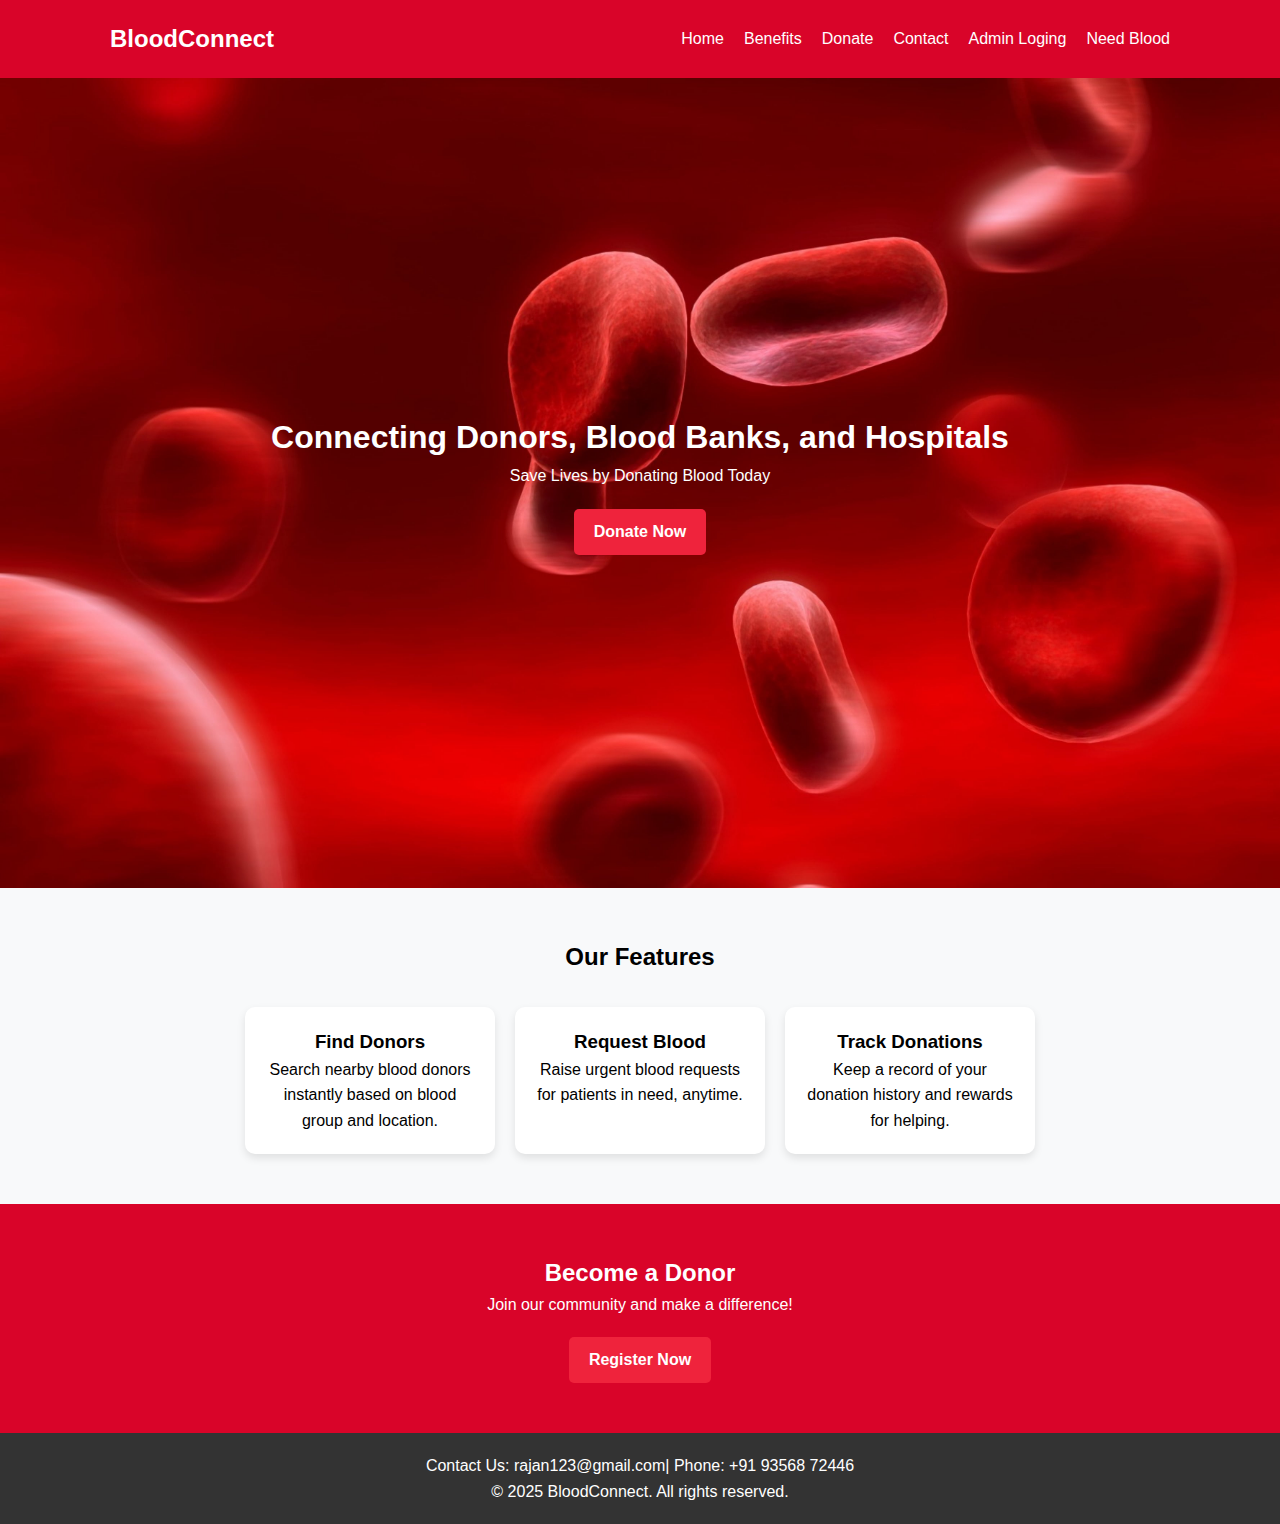
<file: INDEX.HTML>
<!DOCTYPE html>
<html lang="en">

<head>
    <meta charset="UTF-8">
    <meta name="viewport" content="width=device-width, initial-scale=1.0">
    <title>BloodConnect - Your Lifeline</title>
    <link rel="stylesheet" href="main.css">
</head>

<body>
    <header>
        <nav class="navbar">
            <div class="logo">BloodConnect</div>
            <ul class="nav-links">
                <li><a href="#home">Home</a></li>
                <li><a href="features.html">Benefits</a></li>
                <li><a href="donate.html">Donate</a></li>
                <li><a href="#contact">Contact</a></li>
                <li><a href="ADMIN.PHP">Admin Loging</a></li>
                <li><a href="need.html">Need Blood</a></li>
            </ul>
        </nav>
    </header>

    <section class="hero" id="home">
        <div class="hero-content">

            <h1>Connecting Donors, Blood Banks, and Hospitals</h1>
            <p>Save Lives by Donating Blood Today</p>
            <a href="#donate" class="btn">Donate Now</a>
        </div>
    </section>

    <section class="features" id="features">
        <h2>Our Features</h2>
        <div class="feature-cards">
            <div class="card">
                <h3>Find Donors</h3>
                <p>Search nearby blood donors instantly based on blood group and location.</p>
            </div>
            <div class="card">
                <h3>Request Blood</h3>
                <p>Raise urgent blood requests for patients in need, anytime.</p>
            </div>
            <div class="card">
                <h3>Track Donations</h3>
                <p>Keep a record of your donation history and rewards for helping.</p>
            </div>
        </div>
    </section>

    <section class="donate" id="donate">
        <h2>Become a Donor</h2>
        <p>Join our community and make a difference!</p>
        <a href="donate.html" class="btn">Register Now</a>
    </section>

    <footer id="contact">
        <p>Contact Us: rajan123@gmail.com| Phone: +91 93568 72446</p>
        <p>© 2025 BloodConnect. All rights reserved.</p>
    </footer>
</body>

</html>



<!-- 
CREATE TABLE admins (
    id INT PRIMARY KEY AUTO_INCREMENT,
    username VARCHAR(50) UNIQUE NOT NULL,
    password VARCHAR(255) NOT NULL
);

-- Create an admin user (password: admin123)
INSERT INTO admins (username, password) VALUES ('Admin', 'Rajan@123'); -->
</file>
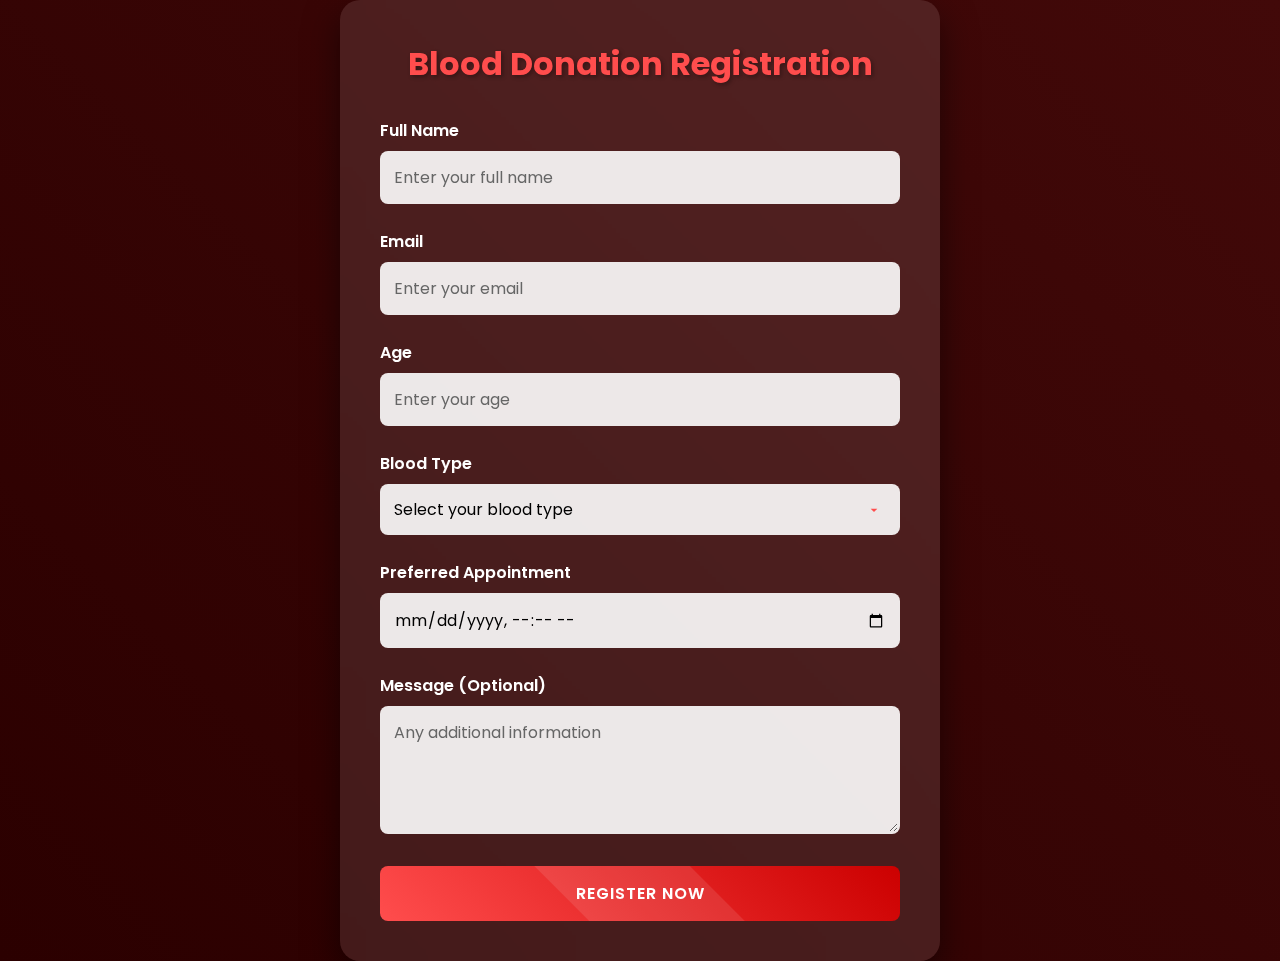
<file: donate.HTML>
<!DOCTYPE html>
<html lang="en">
<head>
    <meta charset="UTF-8">
    <meta name="viewport" content="width=device-width, initial-scale=1.0">
    <title>Blood Donation Form</title>
    <link href="https://fonts.googleapis.com/css2?family=Poppins:wght@400;600&display=swap" rel="stylesheet">
    <style>
        * {
            margin: 0;
            padding: 0;
            box-sizing: border-box;
            font-family: 'Poppins', sans-serif;
        }

        body {
            min-height: 100vh;
            background: linear-gradient(45deg, #2b0000, #420909);
            display: flex;
            justify-content: center;
            align-items: center;
        }

        .form-container {
            background: rgba(255, 255, 255, 0.1);
            backdrop-filter: blur(10px);
            padding: 40px;
            border-radius: 20px;
            box-shadow: 0 15px 35px rgba(0, 0, 0, 0.5);
            width: 90%;
            max-width: 600px;
            transform-style: preserve-3d;
            perspective: 1000px;
            animation: float 3s ease-in-out infinite;
        }

        @keyframes float {
            0%, 100% { transform: translateY(0); }
            50% { transform: translateY(-10px); }
        }

        h1 {
            color: #ff4d4d;
            text-align: center;
            margin-bottom: 30px;
            text-shadow: 2px 2px 4px rgba(0, 0, 0, 0.3);
        }

        .form-group {
            margin-bottom: 25px;
            position: relative;
        }

        label {
            display: block;
            margin-bottom: 8px;
            color: #fff;
            font-weight: 600;
        }

        input, select, textarea {
            width: 100%;
            padding: 12px;
            border: none;
            background: rgba(255, 255, 255, 0.9);
            border-radius: 8px;
            font-size: 16px;
            transition: all 0.3s ease;
            border: 2px solid transparent;
        }

        input:focus, select:focus, textarea:focus {
            outline: none;
            border-color: #ff4d4d;
            box-shadow: 0 0 15px rgba(255, 77, 77, 0.3);
            background: white;
        }

        .submit-btn {
            background: linear-gradient(45deg, #ff4d4d, #cc0000);
            color: white;
            padding: 15px 30px;
            border: none;
            border-radius: 8px;
            cursor: pointer;
            font-size: 16px;
            font-weight: 600;
            text-transform: uppercase;
            letter-spacing: 1px;
            transition: all 0.3s ease;
            width: 100%;
            position: relative;
            overflow: hidden;
        }

        .submit-btn:hover {
            background: linear-gradient(45deg, #cc0000, #ff4d4d);
            box-shadow: 0 5px 15px rgba(255, 77, 77, 0.4);
            transform: translateY(-2px);
        }

        .submit-btn::after {
            content: '';
            position: absolute;
            top: -50%;
            left: -50%;
            width: 200%;
            height: 200%;
            background: rgba(255, 255, 255, 0.1);
            transform: rotate(45deg);
            transition: all 0.5s ease;
        }

        .submit-btn:hover::after {
            left: 50%;
            top: 50%;
        }

        ::placeholder {
            color: #666;
        }

        /* Custom dropdown arrow */
        select {
            appearance: none;
            background-image: url("data:image/svg+xml;charset=UTF-8,%3csvg xmlns='http://www.w3.org/2000/svg' viewBox='0 0 24 24' fill='%23ff4d4d'%3e%3cpath d='M7 10l5 5 5-5z'/%3e%3c/svg%3e");
            background-repeat: no-repeat;
            background-position: right 1rem center;
            background-size: 1em;
        }

        /* Custom scrollbar */
        ::-webkit-scrollbar {
            width: 8px;
        }

        ::-webkit-scrollbar-track {
            background: #420909;
        }

        ::-webkit-scrollbar-thumb {
            background: #ff4d4d;
            border-radius: 4px;
        }

        ::selection {
            background: #ff4d4d;
            color: white;
        }
    </style>
</head>
<body>
    <div class="form-container">
        <h1>Blood Donation Registration</h1>
        <form action="process.php" method="POST">
            <div class="form-group">
                <label for="name">Full Name</label>
                <input type="text" name="name"  id="name" placeholder="Enter your full name" required>
            </div>

            <div class="form-group">
                <label for="email">Email</label>
                <input type="email" name="email" id="email" placeholder="Enter your email" required>
            </div>

            <div class="form-group">
                <label for="age">Age</label>
                <input type="number" name="age" id="age" placeholder="Enter your age" min="18" max="65" required>
            </div>

            <div class="form-group">
                <label for="blood-type">Blood Type</label>
                <select id="blood_type" name="blood-type" required>
                    <option value="">Select your blood type</option>
                    <option>A+</option>
                    <option>A-</option>
                    <option>B+</option>
                    <option>B-</option>
                    <option>AB+</option>
                    <option>AB-</option>
                    <option>O+</option>
                    <option>O-</option>
                </select>
            </div>

            <div class="form-group">
                <label for="appointment">Preferred Appointment</label>
                <input type="datetime-local" name="appointment" id="appointment" required>
            </div>

            <div class="form-group">
                <label for="message">Message (Optional)</label>
                <textarea id="message" rows="4" placeholder="Any additional information" name="message"></textarea>
            </div>

            <button type="submit" class="submit-btn">Register Now</button>
        </form>
    </div>
</body>
</html>
</file>
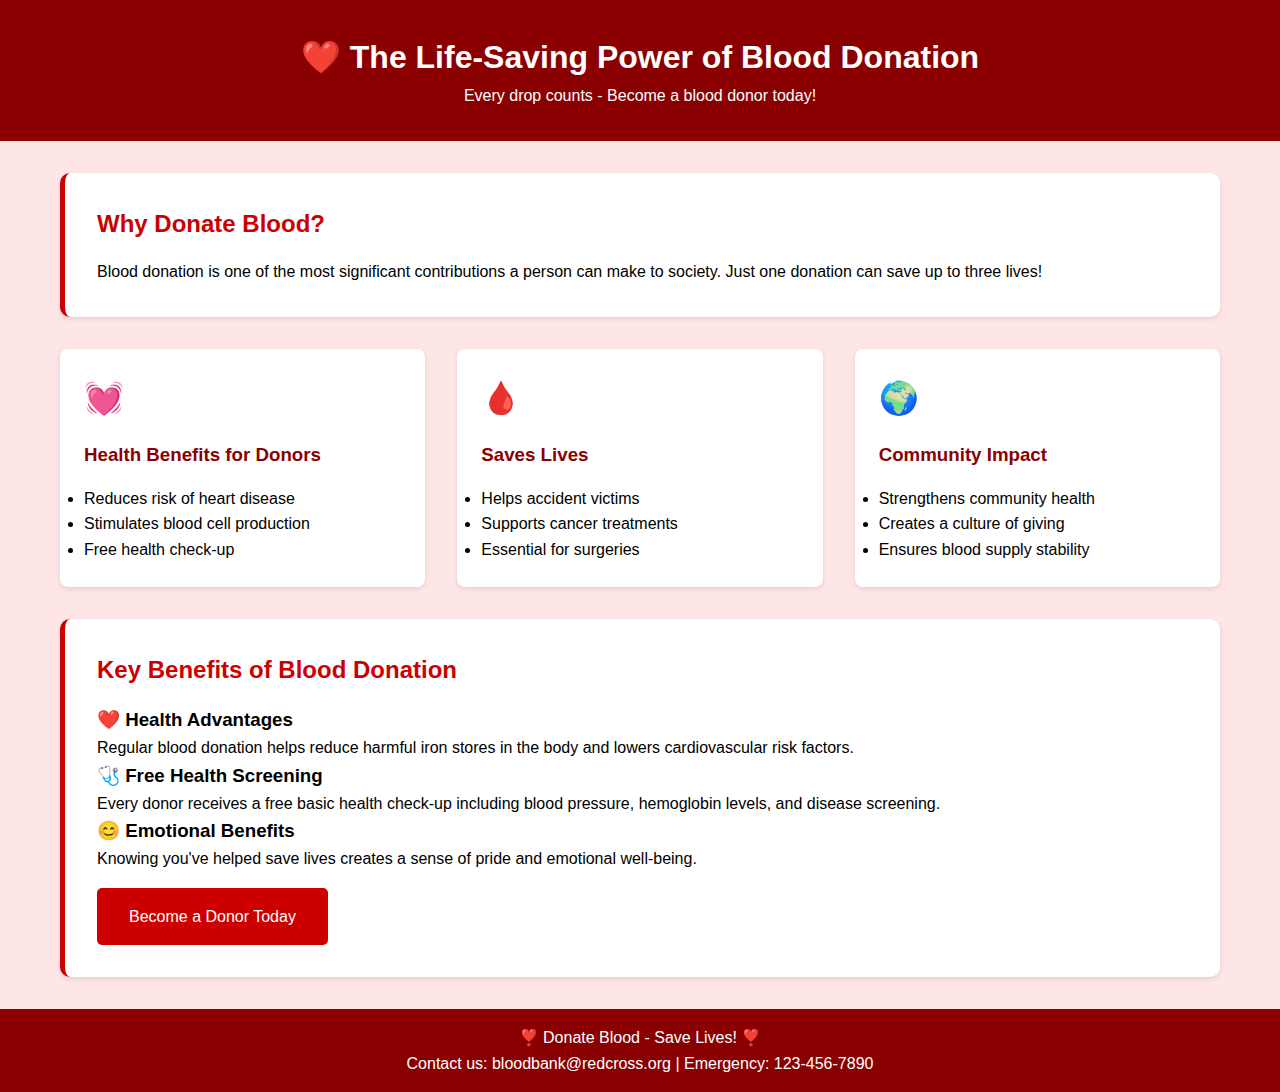
<file: features.HTML>
<!DOCTYPE html>
<html lang="en">
<head>
    <meta charset="UTF-8">
    <meta name="viewport" content="width=device-width, initial-scale=1.0">
    <title>Blood Donation Benefits</title>
    <style>
        * {
            margin: 0;
            padding: 0;
            box-sizing: border-box;
            font-family: 'Arial', sans-serif;
        }

        body {
            background-color: #ffe6e6;
            line-height: 1.6;
        }

        .header {
            background-color: #8a0000;
            color: white;
            text-align: center;
            padding: 2rem;
            margin-bottom: 2rem;
        }

        .container {
            max-width: 1200px;
            margin: 0 auto;
            padding: 0 20px;
        }

        .section {
            background-color: white;
            padding: 2rem;
            margin: 2rem 0;
            border-radius: 10px;
            box-shadow: 0 2px 5px rgba(0,0,0,0.1);
            border-left: 5px solid #cc0000;
        }

        h2 {
            color: #cc0000;
            margin-bottom: 1rem;
        }

        .benefits-grid {
            display: grid;
            grid-template-columns: repeat(auto-fit, minmax(300px, 1fr));
            gap: 2rem;
            margin: 2rem 0;
        }

        .benefit-card {
            background: white;
            padding: 1.5rem;
            border-radius: 8px;
            box-shadow: 0 2px 5px rgba(0,0,0,0.1);
            transition: transform 0.3s ease;
        }

        .benefit-card:hover {
            transform: translateY(-5px);
        }

        .benefit-card h3 {
            color: #8a0000;
            margin-bottom: 1rem;
        }

        .cta-button {
            display: inline-block;
            background-color: #cc0000;
            color: white;
            padding: 1rem 2rem;
            text-decoration: none;
            border-radius: 5px;
            margin-top: 1rem;
            transition: background-color 0.3s ease;
        }

        .cta-button:hover {
            background-color: #990000;
        }

        .icon {
            font-size: 2rem;
            color: #cc0000;
            margin-bottom: 1rem;
        }

        .footer {
            background-color: #8a0000;
            color: white;
            text-align: center;
            padding: 1rem;
            margin-top: 2rem;
        }

        @media (max-width: 768px) {
            .benefits-grid {
                grid-template-columns: 1fr;
            }
        }
    </style>
</head>
<body>
    <header class="header">
        <div class="container">
            <h1>❤️ The Life-Saving Power of Blood Donation</h1>
            <p>Every drop counts - Become a blood donor today!</p>
        </div>
    </header>

    <main class="container">
        <section class="section">
            <h2>Why Donate Blood?</h2>
            <p>Blood donation is one of the most significant contributions a person can make to society. Just one donation can save up to three lives!</p>
        </section>

        <div class="benefits-grid">
            <div class="benefit-card">
                <div class="icon">💓</div>
                <h3>Health Benefits for Donors</h3>
                <ul>
                    <li>Reduces risk of heart disease</li>
                    <li>Stimulates blood cell production</li>
                    <li>Free health check-up</li>
                </ul>
            </div>

            <div class="benefit-card">
                <div class="icon">🩸</div>
                <h3>Saves Lives</h3>
                <ul>
                    <li>Helps accident victims</li>
                    <li>Supports cancer treatments</li>
                    <li>Essential for surgeries</li>
                </ul>
            </div>

            <div class="benefit-card">
                <div class="icon">🌍</div>
                <h3>Community Impact</h3>
                <ul>
                    <li>Strengthens community health</li>
                    <li>Creates a culture of giving</li>
                    <li>Ensures blood supply stability</li>
                </ul>
            </div>
        </div>

        <section class="section">
            <h2>Key Benefits of Blood Donation</h2>
            <div class="benefits-list">
                <h3>❤️ Health Advantages</h3>
                <p>Regular blood donation helps reduce harmful iron stores in the body and lowers cardiovascular risk factors.</p>

                <h3>🩺 Free Health Screening</h3>
                <p>Every donor receives a free basic health check-up including blood pressure, hemoglobin levels, and disease screening.</p>

                <h3>😊 Emotional Benefits</h3>
                <p>Knowing you've helped save lives creates a sense of pride and emotional well-being.</p>
            </div>

            <a href="donate.html" class="cta-button">Become a Donor Today</a>
        </section>
    </main>

    <footer class="footer">
        <div class="container">
            <p>❣️ Donate Blood - Save Lives! ❣️</p>
            <p>Contact us: bloodbank@redcross.org | Emergency: 123-456-7890</p>
        </div>
    </footer>
</body>
</html>
</file>
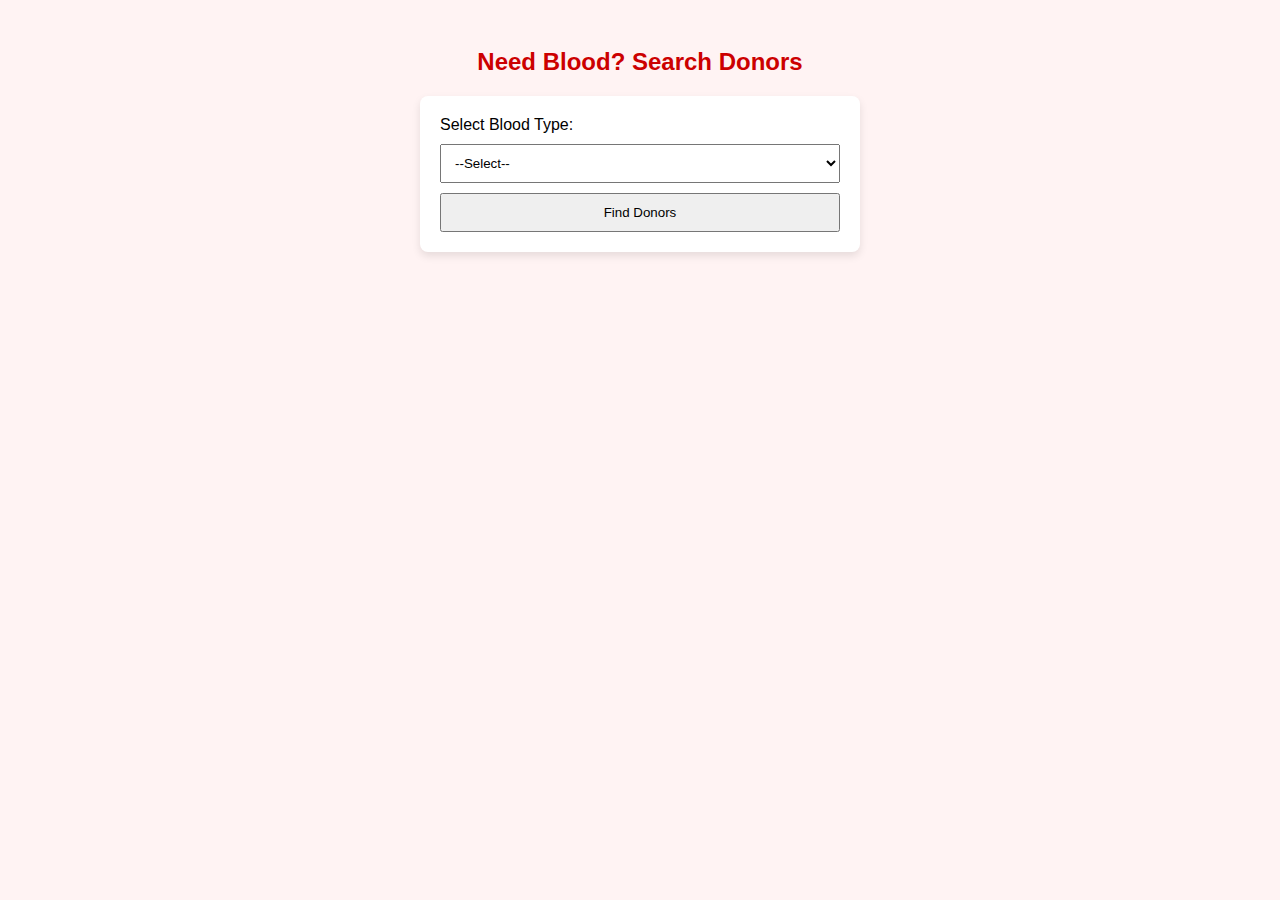
<file: need.html>
<!DOCTYPE html>
<html>
<head>
    <title>Need Blood</title>
    <style>
        body {
            font-family: Arial;
            background-color: #fff3f3;
            padding: 20px;
        }
        h2 { color: #cc0000; }
        form {
            background: #fff;
            padding: 20px;
            border-radius: 8px;
            max-width: 400px;
            margin: auto;
            box-shadow: 0 4px 8px rgba(0,0,0,0.1);
        }
        select, button {
            padding: 10px;
            margin-top: 10px;
            width: 100%;
        }
    </style>
</head>
<body>
    <h2 align="center">Need Blood? Search Donors</h2>
    <form action="search.php" method="POST">
        <label for="blood_type">Select Blood Type:</label>
        <select name="blood_type" required>
            <option value="">--Select--</option>
            <option>A+</option>
            <option>A-</option>
            <option>B+</option>
            <option>B-</option>
            <option>AB+</option>
            <option>AB-</option>
            <option>O+</option>
            <option>O-</option>
        </select>
        <button type="submit">Find Donors</button>
    </form>
</body>
</html>
</file>
<file: main.css>
/* Reset */
* {
    margin: 0;
    padding: 0;
    box-sizing: border-box;
}

/* Basic Styles */
body {
    font-family: 'Segoe UI', Tahoma, Geneva, Verdana, sans-serif;
    line-height: 1.6;
    color:black;
    
}

header {
    background-color: #d90429;
    padding: 20px 0;
}

.navbar {
    display: flex;
    justify-content: space-between;
    align-items: center;
    max-width: 1100px;
    margin: auto;
    padding: 0 20px;
}

.logo {
    color: #fff;
    font-size: 24px;
    font-weight: bold;
}

.nav-links {
    list-style: none;
    display: flex;
}

.nav-links li {
    margin-left: 20px;
}

.nav-links a {
    color: #fff;
    text-decoration: none;
    font-size: 16px;
}

.hero {
    height: 90vh;
    display: flex;
    justify-content: center;
    align-items: center;
    text-align: center;
    color: #fff;
    position: relative;
}

.hero::after {
    content: "";
    position: absolute;
    top: 0; left: 0;
    width: 100%; height: 100%;
    background-image: url(peakpx.jpg);
    background-size: cover;
    
}

.hero-content {
    position: relative;
    z-index: 1;
}

.btn {
    display: inline-block;
    margin-top: 20px;
    padding: 10px 20px;
    background: #ef233c;
    color: #fff;
    text-decoration: none;
    border-radius: 5px;
    font-weight: bold;
}

.features {
    padding: 50px 20px;
    background: #f8f9fa;
    text-align: center;
}

.feature-cards {
    display: flex;
    justify-content: center;
    flex-wrap: wrap;
    gap: 20px;
    margin-top: 30px;
}

.card {
    background: #fff;
    padding: 20px;
    border-radius: 10px;
    width: 250px;
    box-shadow: 0 4px 8px rgba(0,0,0,0.1);
}

.donate {
    padding: 50px 20px;
    background: #d90429;
    text-align: center;
    color: #fff;
}

footer {
    background: #333;
    color: #fff;
    text-align: center;
    padding: 20px;
}
</file>
